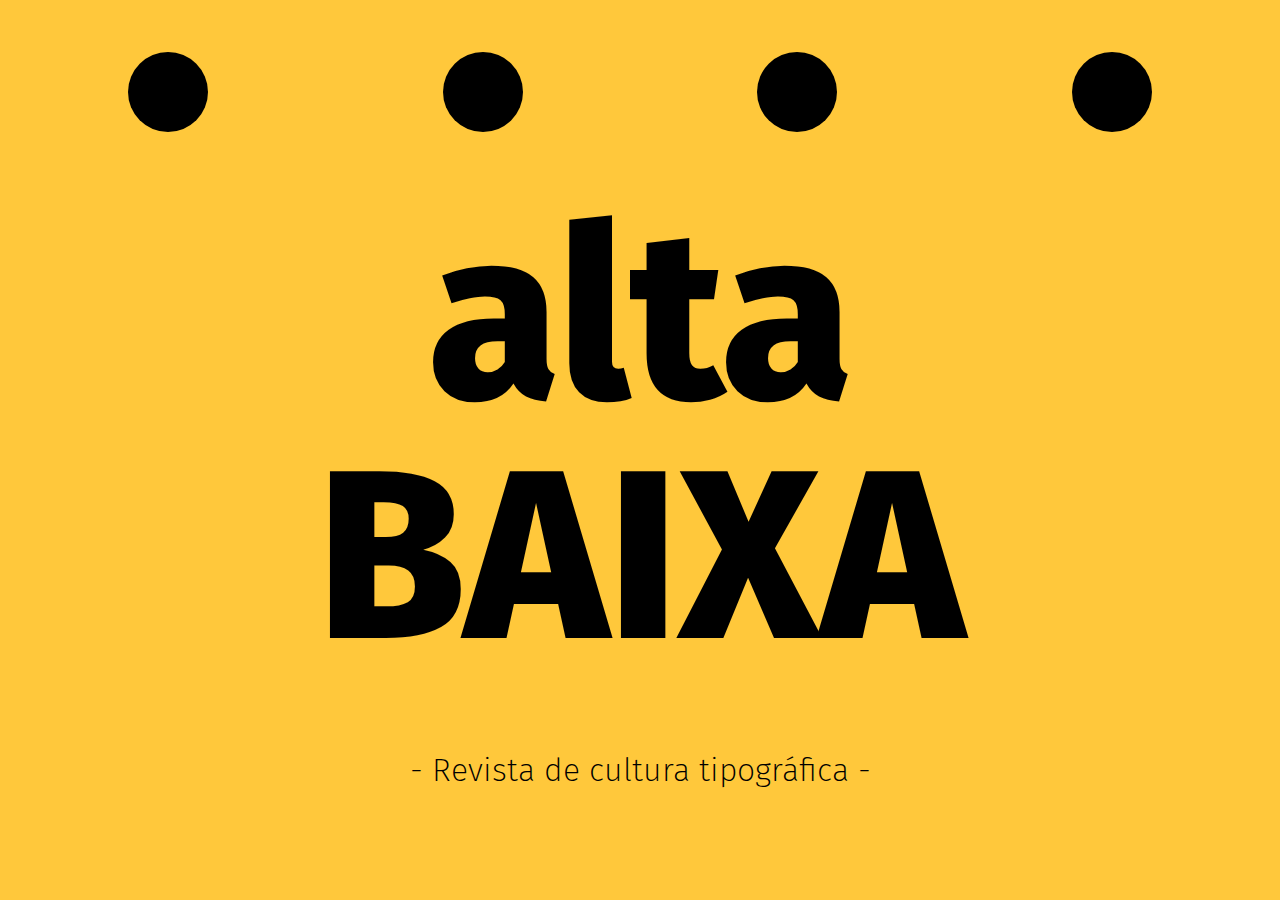
<file: index.html>
<!DOCTYPE html>
<html>
  <head>
    <meta name="viewport" content="width=device-width, initial-scale=1.0" />
    <link rel="stylesheet" href="assets/stylesheet/pages/index.css" />
    <link rel="preconnect" href="https://fonts.gstatic.com" />
    <link rel="preconnect" href="https://fonts.gstatic.com" />
    <link
      href="https://fonts.googleapis.com/css2?family=Fira+Sans:wght@400;600;800&display=swap"
      rel="stylesheet"
    />
    <script src="https://ajax.googleapis.com/ajax/libs/jquery/3.5.1/jquery.min.js"></script>
    <title>Alta Baixa</title>
  </head>
  <body>
    <div class="hero">
      <div class="links">
        <div class="dot-big" id="1">
          <a class="point" href="editorial.html"></a>
          <a class="overlay" href="editorial.html">Editorial</a>
        </div>
        <div class="dot-big">
          <a class="point" href="intro.html"></a>
          <a class="overlay" href="intro.html"> Introdução </a>
        </div>
        <div class="dot-big">
          <a class="point" href="ways.html"></a>
          <a class="overlay" href="ways.html"
            >Thirteen <br />
            Ways of<br />
            Looking <br />at a Typeface</a
          >
        </div>
        <div class="dot-big">
          <a class="point" href="edge.html"></a>
          <a class="overlay" href="edge.html">Edge</a>
        </div>
      </div>
      <div class="name">
        <h1 class="black">alta</h1>
        <h1 class="black">BAIXA</h1>
      </div>
      <p class="magazine">- Revista de cultura tipográfica -</p>
    </div>
  </body>
</html>
</file>
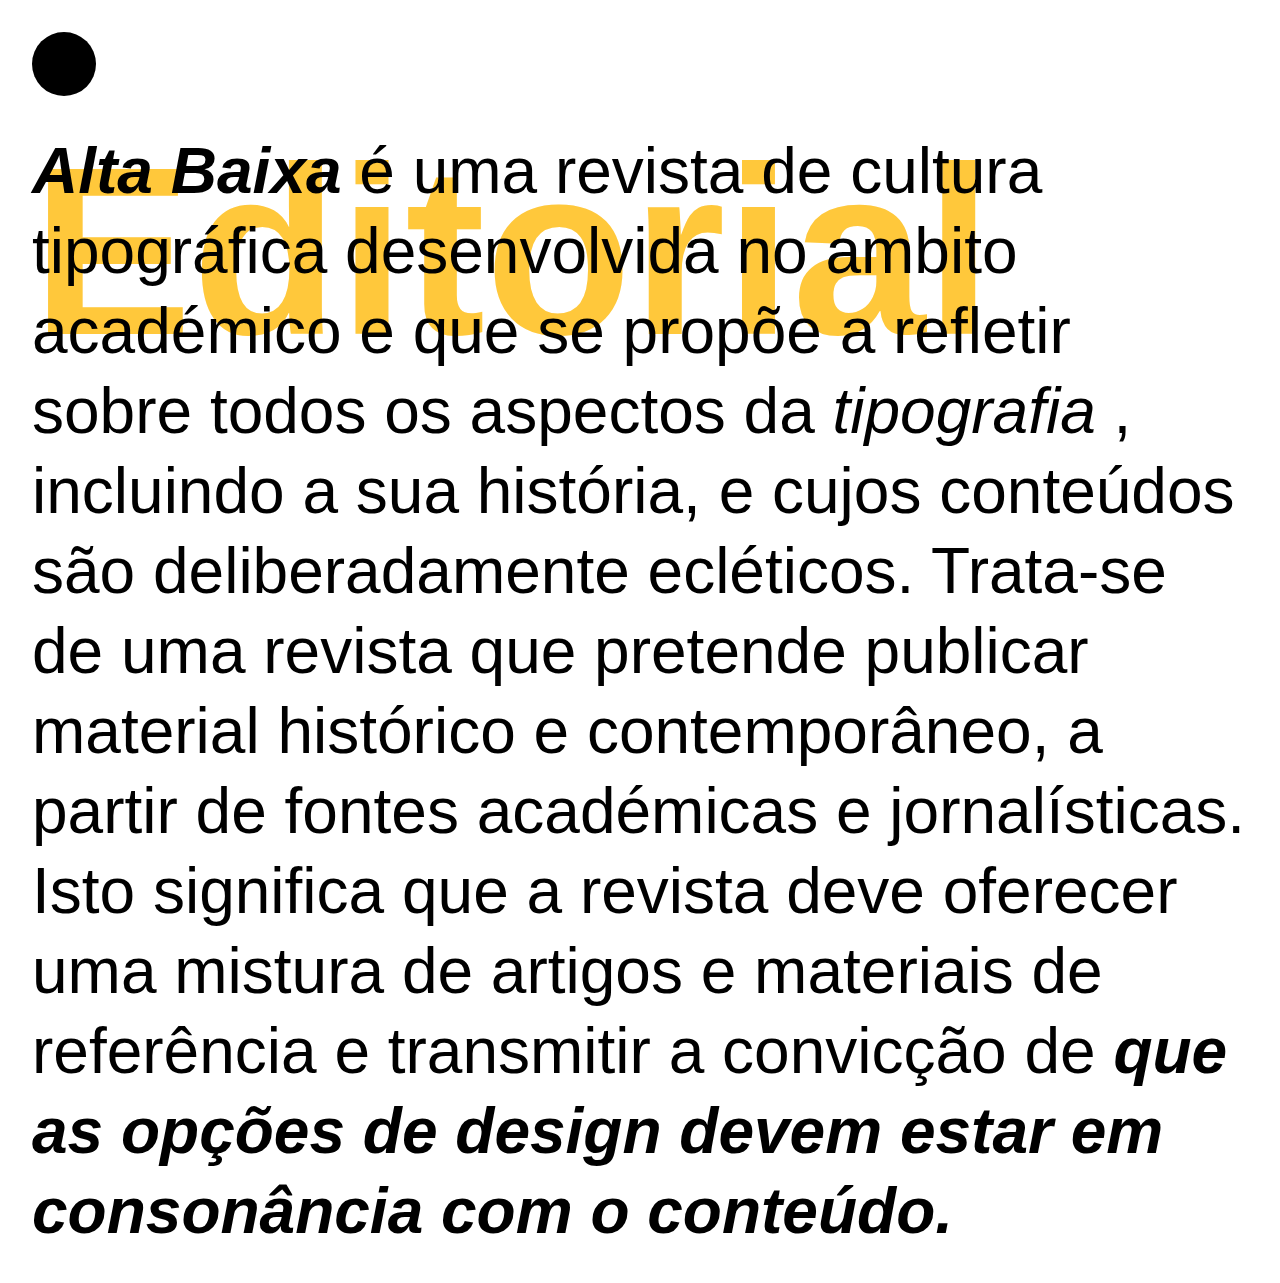
<file: editorial.html>
<!DOCTYPE html>
<html lang="en">
  <head>
    <meta charset="UTF-8" />
    <meta http-equiv="X-UA-Compatible" content="IE=edge" />
    <meta name="viewport" content="width=device-width, initial-scale=1.0" />
    <link rel="stylesheet" href="assets/stylesheet/pages/articles.css" />
    <title>Document</title>
    <script src="https://ajax.googleapis.com/ajax/libs/jquery/3.5.1/jquery.min.js"></script>
  </head>
  <body>
    <div class="container">
      <a href="index.html" class="dot"></a>
      <h1 class="yellow background" id="1">Editorial</h1>
      <p class="p-big">
        <span class="bold"> Alta Baixa</span> é uma revista de cultura
        tipográfica desenvolvida no ambito académico e que se propõe a refletir
        sobre todos os aspectos da <span class="thin">tipografia </span>,
        incluindo a sua história, e cujos conteúdos são deliberadamente
        ecléticos. Trata-se de uma revista que pretende publicar material
        histórico e contemporâneo, a partir de fontes académicas e
        jornalísticas. Isto significa que a revista deve oferecer uma mistura de
        artigos e materiais de referência e transmitir a convicção de
        <span class="bold"
          >que as opções de design devem estar em consonância com o
          conteúdo.</span
        >
      </p>
    </div>
  </body>
</html>
<script src="./assets/js/mouse.js"></script>
</file>
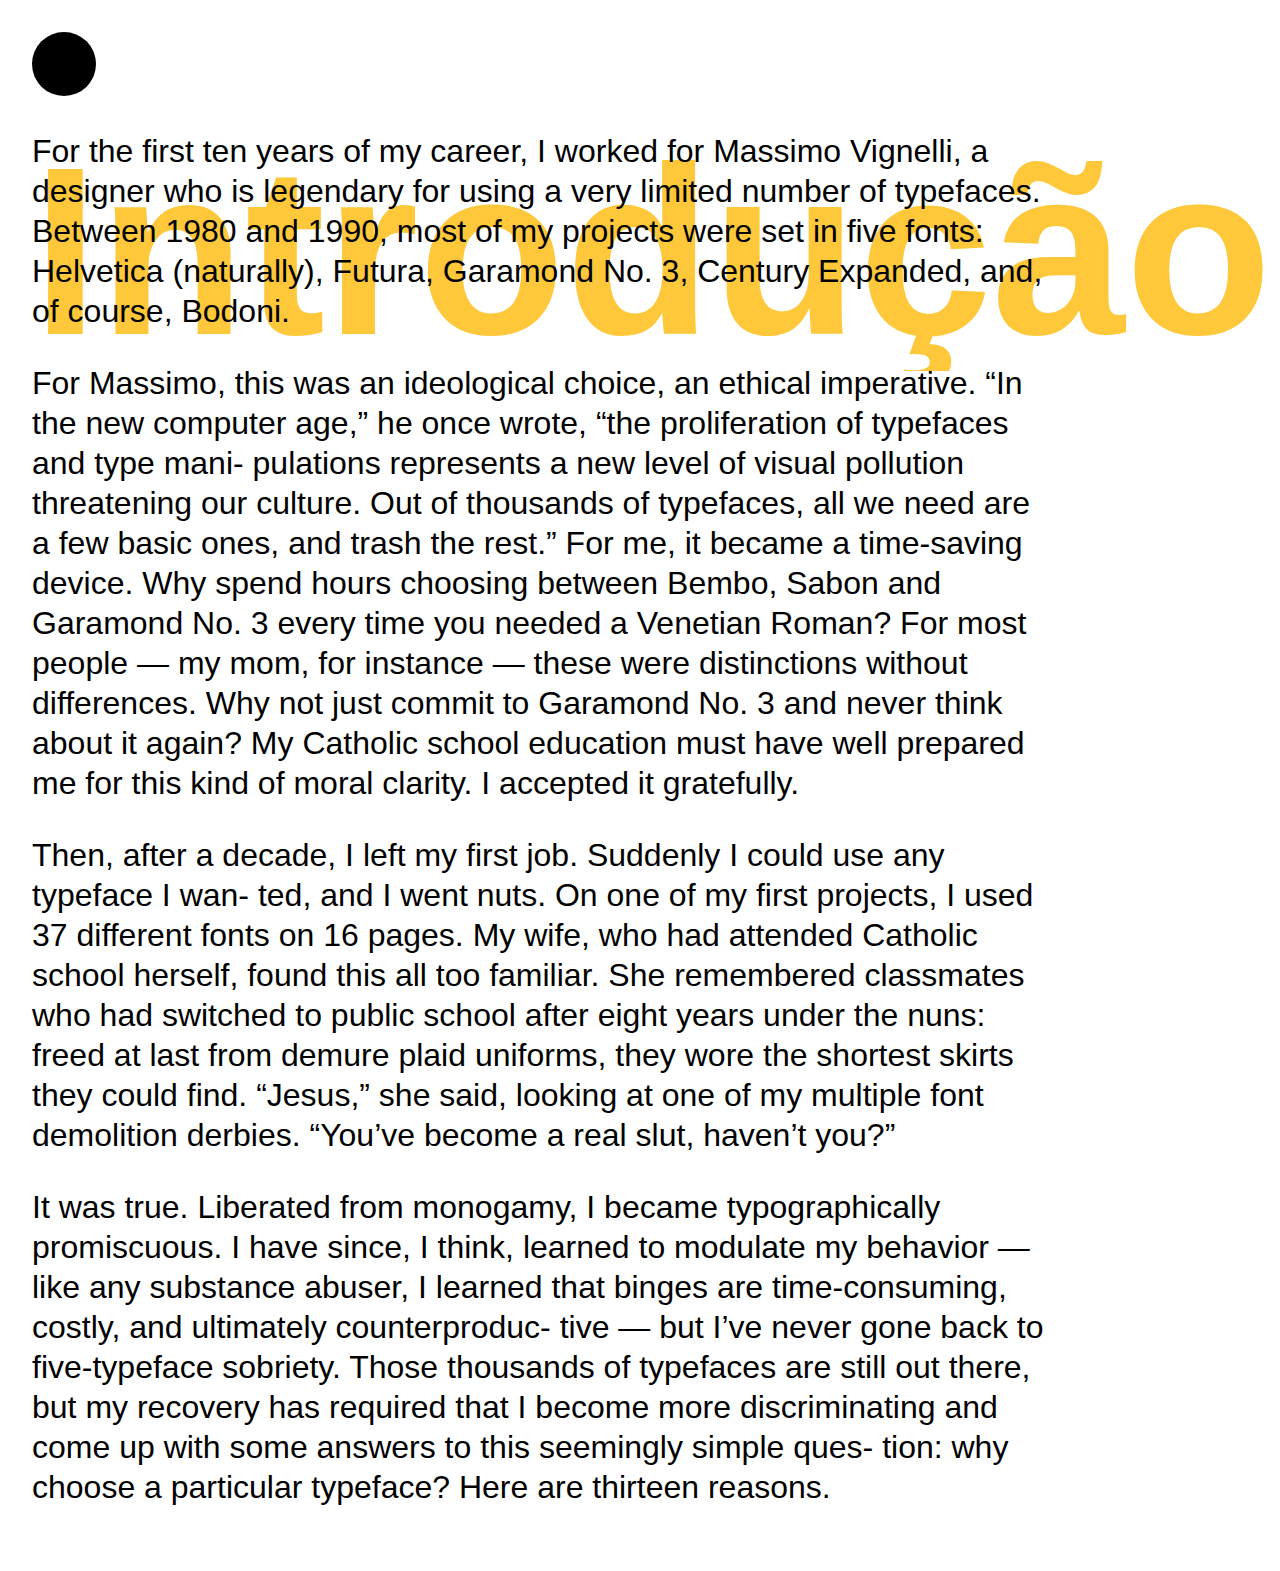
<file: intro.html>
<!DOCTYPE html>
<html lang="en">
  <head>
    <meta charset="UTF-8" />
    <meta http-equiv="X-UA-Compatible" content="IE=edge" />
    <meta name="viewport" content="width=device-width, initial-scale=1.0" />
    <link rel="stylesheet" href="assets/stylesheet/pages/articles.css" />
    <title>Introdução</title>
    <script src="https://ajax.googleapis.com/ajax/libs/jquery/3.5.1/jquery.min.js"></script>
  </head>
  <body>
    <div class="container">
      <a href="index.html" class="dot"></a>
      <h1 class="yellow background" id="1">Introdução</h1>
      <p class="p-small">
        For the first ten years of my career, I worked for Massimo Vignelli, a
        designer who is legendary for using a very limited number of typefaces.
        Between 1980 and 1990, most of my projects were set in five fonts:
        Helvetica (naturally), Futura, Garamond No. 3, Century Expanded, and, of
        course, Bodoni.
      </p>
      <p class="p-small">
        For Massimo, this was an ideological choice, an ethical imperative. “In
        the new computer age,” he once wrote, “the proliferation of typefaces
        and type mani- pulations represents a new level of visual pollution
        threatening our culture. Out of thousands of typefaces, all we need are
        a few basic ones, and trash the rest.” For me, it became a time-saving
        device. Why spend hours choosing between Bembo, Sabon and Garamond No. 3
        every time you needed a Venetian Roman? For most people — my mom, for
        instance — these were distinctions without differences. Why not just
        commit to Garamond No. 3 and never think about it again? My Catholic
        school education must have well prepared me for this kind of moral
        clarity. I accepted it gratefully.
      </p>
      <p class="p-small">
        Then, after a decade, I left my first job. Suddenly I could use any
        typeface I wan- ted, and I went nuts. On one of my first projects, I
        used 37 different fonts on 16 pages. My wife, who had attended Catholic
        school herself, found this all too familiar. She remembered classmates
        who had switched to public school after eight years under the nuns:
        freed at last from demure plaid uniforms, they wore the shortest skirts
        they could find. “Jesus,” she said, looking at one of my multiple font
        demolition derbies. “You’ve become a real slut, haven’t you?”
      </p>
      <p class="p-small">
        It was true. Liberated from monogamy, I became typographically
        promiscuous. I have since, I think, learned to modulate my behavior —
        like any substance abuser, I learned that binges are time-consuming,
        costly, and ultimately counterproduc- tive — but I’ve never gone back to
        five-typeface sobriety. Those thousands of typefaces are still out
        there, but my recovery has required that I become more discriminating
        and come up with some answers to this seemingly simple ques- tion: why
        choose a particular typeface? Here are thirteen reasons.
      </p>
    </div>
  </body>
</html>
<script src="./assets/js/mouse.js"></script>
</file>
<file: assets/stylesheet/pages/index.css>
/* http://meyerweb.com/eric/tools/css/reset/ 
   v2.0 | 20110126
   License: none (public domain)
*/
html,
body,
div,
span,
applet,
object,
iframe,
h1,
h2,
h3,
h4,
h5,
h6,
p,
blockquote,
pre,
a,
abbr,
acronym,
address,
big,
cite,
code,
del,
dfn,
em,
img,
ins,
kbd,
q,
s,
samp,
small,
strike,
strong,
sub,
sup,
tt,
var,
b,
u,
i,
center,
dl,
dt,
dd,
ol,
ul,
li,
fieldset,
form,
label,
legend,
table,
caption,
tbody,
tfoot,
thead,
tr,
th,
td,
article,
aside,
canvas,
details,
embed,
figure,
figcaption,
footer,
header,
hgroup,
menu,
nav,
output,
ruby,
section,
summary,
time,
mark,
audio,
video {
  margin: 0;
  padding: 0;
  border: 0;
  font-size: 100%;
  font: inherit;
  vertical-align: baseline;
}

/* HTML5 display-role reset for older browsers */
article,
aside,
details,
figcaption,
figure,
footer,
header,
hgroup,
menu,
nav,
section {
  display: block;
}

body {
  line-height: 1;
}

ol,
ul {
  list-style: none;
}

blockquote,
q {
  quotes: none;
}

blockquote:before,
blockquote:after,
q:before,
q:after {
  content: "";
  content: none;
}

table {
  border-collapse: collapse;
  border-spacing: 0;
}

/* FONTS */
/* weights */
/* COLORS */
html {
  font-family: "Fira sans", sans-serif;
}

h1 {
  font-size: 15rem;
  font-weight: 600;
}

h2 {
  font-size: 5rem;
  font-weight: 700;
}

h3 {
  font-size: 4.5rem;
}

p {
  font-weight: 200;
  line-height: 25px;
  font-size: 20px;
}

.yellow {
  color: #ffc83b;
}

.black {
  color: #000000;
}

.white {
  color: #ffffff;
}

.c-my-flooper {
  position: relative;
  display: -webkit-box;
  display: -ms-flexbox;
  display: flex;
  -ms-flex-wrap: nowrap;
      flex-wrap: nowrap;
  white-space: nowrap;
}

.c-my-flooper__el {
  margin-right: 3rem;
}

/* Mixins */
/* Dot navigation */
.dot {
  height: 4rem;
  width: 4rem;
  border-radius: 50%;
  display: inline-block;
  -webkit-transition: background-color 0.25s ease-out;
  transition: background-color 0.25s ease-out;
  background-color: #000000;
}

.dot:hover {
  -webkit-transition: background-color 0.25s ease-out;
  transition: background-color 0.25s ease-out;
  background-color: #fdc73d;
}

@media (max-width: 550px) {
  .dot {
    height: 3rem;
    width: 3rem;
  }
}

html .hero {
  width: 100vw;
  height: 100vh;
  background-color: #ffc83b;
  display: -webkit-box;
  display: -ms-flexbox;
  display: flex;
  -webkit-box-pack: center;
      -ms-flex-pack: center;
          justify-content: center;
  -webkit-box-orient: vertical;
  -webkit-box-direction: normal;
      -ms-flex-direction: column;
          flex-direction: column;
  -webkit-box-align: center;
      -ms-flex-align: center;
          align-items: center;
}

html .hero .links {
  margin-top: -20rem;
  font-size: 25rem;
  display: -webkit-box;
  display: -ms-flexbox;
  display: flex;
  -webkit-box-pack: justify;
      -ms-flex-pack: justify;
          justify-content: space-between;
  width: 80vw;
}

html .hero .links .dot-big .point {
  width: 5rem;
  height: 5rem;
  border-radius: 50%;
  display: inline-block;
  -webkit-transition: background-color 1s ease-out;
  transition: background-color 1s ease-out;
  background-color: #000000;
}

@media (max-width: 1000px) {
  html .hero .links .dot-big .point {
    width: 4rem;
    height: 4rem;
  }
}

@media (max-width: 550px) {
  html .hero .links .dot-big .point {
    width: 3rem;
    height: 3rem;
  }
}

html .hero .links .dot-big:hover {
  cursor: pointer;
}

html .hero .links .dot-big:hover .point {
  -webkit-transition: background-color 0.5s ease-out;
  transition: background-color 0.5s ease-out;
  background-color: #ffc83b;
}

html .hero .links .dot-big:hover .overlay {
  display: block;
  position: absolute;
  color: #ffffff;
  text-decoration: none;
  font-size: 5rem;
  font-weight: 800;
  margin: -5rem -3rem;
}

@media (max-width: 1000px) {
  html .hero .links .dot-big:hover .overlay {
    font-size: 3.5rem;
  }
}

@media (max-width: 550px) {
  html .hero .links .dot-big:hover .overlay {
    font-size: 2rem;
  }
}

html .hero .links .overlay {
  display: none;
}

html .hero .links .overlay:active {
  background-color: black;
}

html .hero .name {
  text-align: center;
  margin-bottom: 5rem;
}

html .hero .name h1 {
  font-weight: 800;
}

@media (max-width: 1000px) {
  html .hero .name h1 {
    font-size: 11rem;
  }
}

@media (max-width: 550px) {
  html .hero .name h1 {
    font-size: 7rem;
  }
}

html .hero .magazine {
  font-weight: 200;
  font-size: 2rem;
}

@media (max-width: 1000px) {
  html .hero .magazine {
    font-size: 1.5rem;
  }
}

@media (max-width: 550px) {
  html .hero .magazine {
    font-size: 1.2rem;
  }
}
/*# sourceMappingURL=index.css.map */
</file>
<file: assets/stylesheet/pages/articles.css>
/* http://meyerweb.com/eric/tools/css/reset/ 
   v2.0 | 20110126
   License: none (public domain)
*/
html,
body,
div,
span,
applet,
object,
iframe,
h1,
h2,
h3,
h4,
h5,
h6,
p,
blockquote,
pre,
a,
abbr,
acronym,
address,
big,
cite,
code,
del,
dfn,
em,
img,
ins,
kbd,
q,
s,
samp,
small,
strike,
strong,
sub,
sup,
tt,
var,
b,
u,
i,
center,
dl,
dt,
dd,
ol,
ul,
li,
fieldset,
form,
label,
legend,
table,
caption,
tbody,
tfoot,
thead,
tr,
th,
td,
article,
aside,
canvas,
details,
embed,
figure,
figcaption,
footer,
header,
hgroup,
menu,
nav,
output,
ruby,
section,
summary,
time,
mark,
audio,
video {
  margin: 0;
  padding: 0;
  border: 0;
  font-size: 100%;
  font: inherit;
  vertical-align: baseline;
}

/* HTML5 display-role reset for older browsers */
article,
aside,
details,
figcaption,
figure,
footer,
header,
hgroup,
menu,
nav,
section {
  display: block;
}

body {
  line-height: 1;
}

ol,
ul {
  list-style: none;
}

blockquote,
q {
  quotes: none;
}

blockquote:before,
blockquote:after,
q:before,
q:after {
  content: "";
  content: none;
}

table {
  border-collapse: collapse;
  border-spacing: 0;
}

/* FONTS */
/* weights */
/* COLORS */
html {
  font-family: "Fira sans", sans-serif;
}

h1 {
  font-size: 15rem;
  font-weight: 600;
}

h2 {
  font-size: 5rem;
  font-weight: 700;
}

h3 {
  font-size: 4.5rem;
}

p {
  font-weight: 200;
  line-height: 25px;
  font-size: 20px;
}

.yellow {
  color: #ffc83b;
}

.black {
  color: #000000;
}

.white {
  color: #ffffff;
}

.c-my-flooper {
  position: relative;
  display: -webkit-box;
  display: -ms-flexbox;
  display: flex;
  -ms-flex-wrap: nowrap;
      flex-wrap: nowrap;
  white-space: nowrap;
}

.c-my-flooper__el {
  margin-right: 3rem;
}

/* Mixins */
/* Dot navigation */
.dot {
  height: 4rem;
  width: 4rem;
  border-radius: 50%;
  display: inline-block;
  -webkit-transition: background-color 0.25s ease-out;
  transition: background-color 0.25s ease-out;
  background-color: #000000;
}

.dot:hover {
  -webkit-transition: background-color 0.25s ease-out;
  transition: background-color 0.25s ease-out;
  background-color: #fdc73d;
}

@media (max-width: 550px) {
  .dot {
    height: 3rem;
    width: 3rem;
  }
}

body {
  overflow-x: hidden;
}

body .background {
  position: absolute;
  z-index: -1;
  overflow: hidden;
}

@media (max-width: 1000px) {
  body .background {
    font-size: 13rem;
  }
}

@media (max-width: 750px) {
  body .background {
    font-size: 9rem;
  }
}

@media (max-width: 550px) {
  body .background {
    font-size: 4rem;
    position: relative;
    margin-bottom: 1rem;
  }
}

body .container {
  padding: 2rem;
}

@media (max-width: 550px) {
  body .container {
    padding: 1rem;
  }
}

body .container .p-big {
  font-size: 4rem;
  line-height: 5rem;
  font-weight: 400;
}

@media (max-width: 1000px) {
  body .container .p-big {
    font-size: 3rem;
    line-height: 4rem;
  }
}

@media (max-width: 550px) {
  body .container .p-big {
    font-size: 1.5rem;
    line-height: 2rem;
  }
}

body .container .p-small {
  width: 70vw;
  font-size: 2rem;
  line-height: 2.5rem;
  margin-bottom: 2rem;
}

@media (max-width: 1400px) {
  body .container .p-small {
    width: 80vw;
  }
}

@media (max-width: 1000px) {
  body .container .p-small {
    width: 90vw;
  }
}

@media (max-width: 750px) {
  body .container .p-small {
    font-size: 2rem;
    line-height: 2.5rem;
  }
}

@media (max-width: 550px) {
  body .container .p-small {
    font-size: 1rem;
    line-height: 1.5rem;
  }
}

body .bold {
  font-style: italic;
  font-weight: 700;
}

body .thin {
  font-style: italic;
  font-weight: 200;
}

body .dot {
  margin-bottom: 2rem;
}
/*# sourceMappingURL=articles.css.map */
</file>
